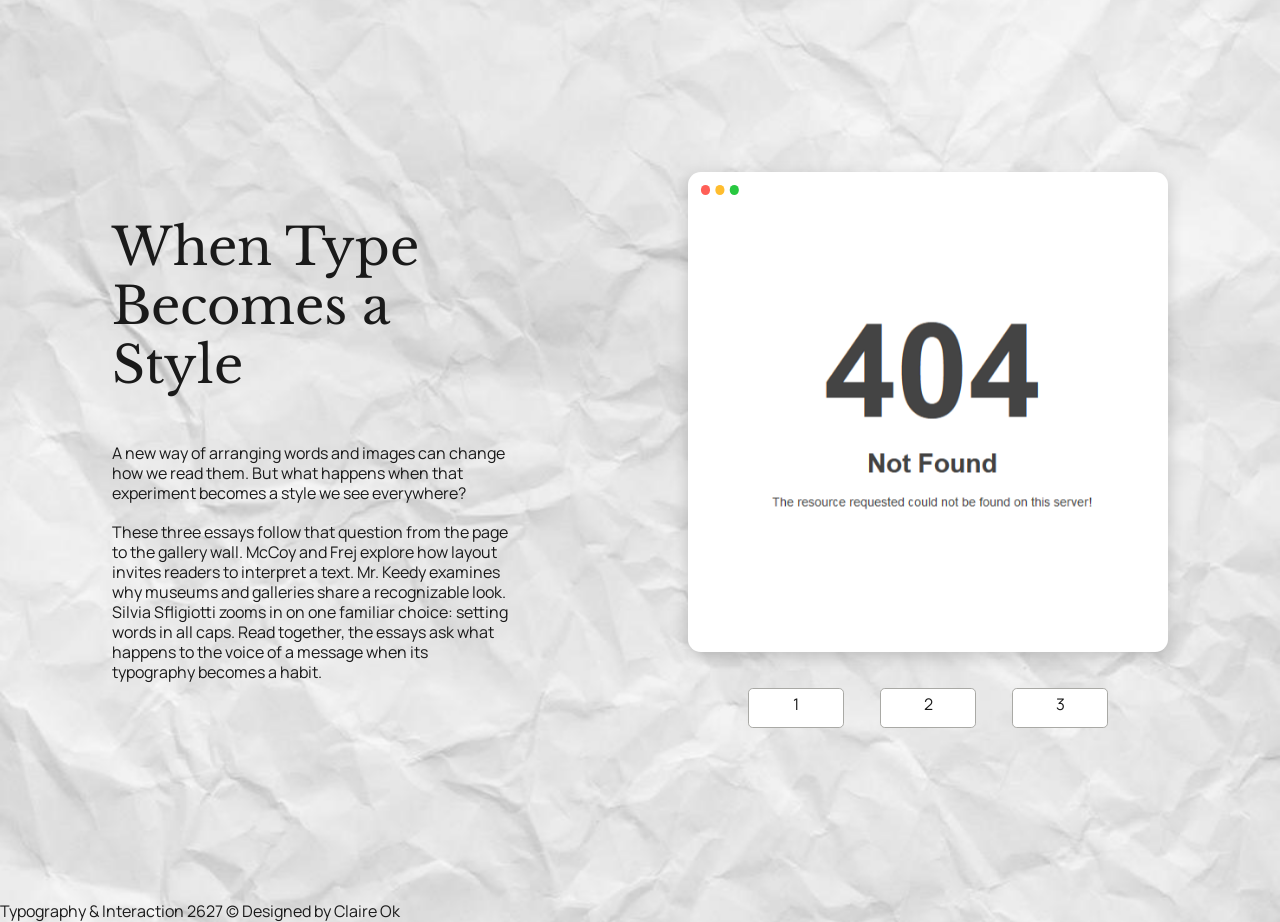
<file: index.html>
<html lang="en">
	<head>
		<meta name="viewport" content="width=device-width, initial-scale=1">
		<title>Binding</title>
		<style>
			@import '../styles/reset.css' layer(reset);
			@import '../styles/common.css' layer(common);
			@import 'style.css' layer(page);
		</style>
		<link rel="preconnect" href="https://fonts.googleapis.com">
		<link rel="preconnect" href="https://fonts.gstatic.com" crossorigin>
		<link href="https://fonts.googleapis.com/css2?family=Libre+Baskerville:ital,wght@0,400..700;1,400..700&family=Manrope:wght@200..800&display=swap" rel="stylesheet">
	</head>
	<body class="background">
	<main>
		<header class="intro">
			<h1>When Type Becomes a Style</h1>

			<p>A new way of arranging words and images can change how we read them. But what happens when that experiment becomes a style we see everywhere?</p>

			<p>These three essays follow that question from the page to the gallery wall. McCoy and Frej explore how layout invites readers to interpret a text. Mr. Keedy examines why museums and galleries share a recognizable look. Silvia Sfligiotti zooms in on one familiar choice: setting words in all caps. Read together, the essays ask what happens to the voice of a message when its typography becomes a habit.</p>
		</header>

		<div class="readings">
			<div class="window">
				<div class="window-dots"></div>

				<img class="cover" src="img/landing-preview.png" alt="404 Not Found">

				<div class="preview preview-1">
					<h2>
						<span class="title-light">This is</span>
						<span>Auto - Tune</span>
						<span><mark>Typography</mark></span>
					</h2>
					<p>Silvia Sfligiotti</p>
				</div>

				<div class="preview preview-2">
					<h2>
						<span>Typography</span>
						<span>as <mark>Discourse</mark></span>
					</h2>
					<p>Katherine McCoy and David Frej</p>
				</div>

				<div class="preview preview-3">
					<h2>
						<span class="title-light">The</span>
						<span>Global <mark>Style</mark></span>
					</h2>
					<p>Mr. Keedy</p>
				</div>
			</div>

			<nav>
				<ol>
					<li>
						<a class="reading-1" href="01-This-is-Autotune-Typography/">
							1<span class="link-title"> — This is Auto-Tune Typography</span>
						</a>
					</li>
					<li>
						<a class="reading-2" href="02-Typography-Discourse/">
							2<span class="link-title"> — Typography as Discourse</span>
						</a>
					</li>
					<li>
						<a class="reading-3" href="03-The-global-style/">
							3<span class="link-title"> — The Global Style</span>
						</a>
					</li>
				</ol>
			</nav>
		</div>
	</main>
		<footer>
				<p>Typography & Interaction 2627 &copy; Designed by Claire Ok</p>
				<!-- <a id="back-to-top" href="#">Top</a> -->
			</footer>
</body>
</file>
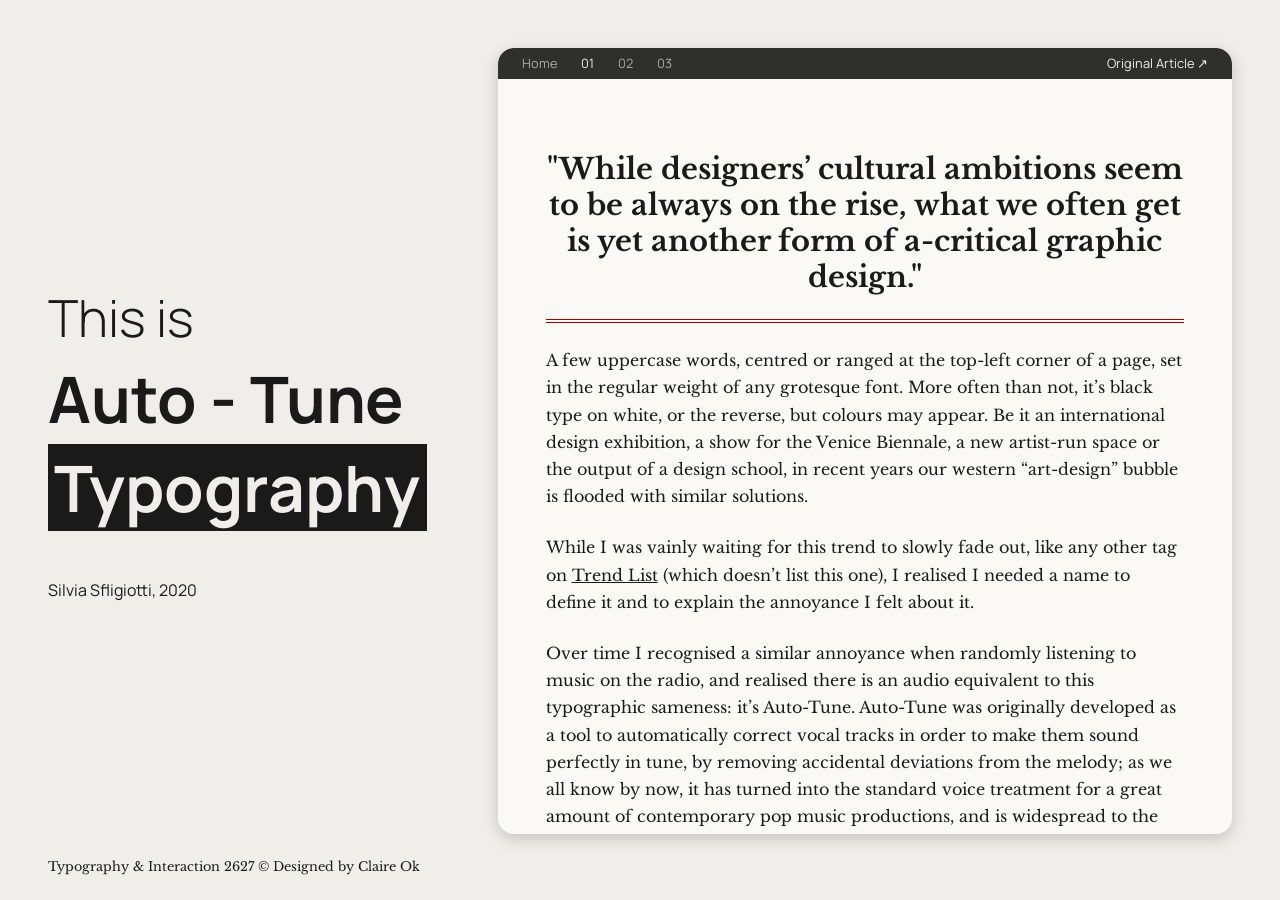
<file: 01-This-is-Autotune-Typography/index.html>
<html lang="en">
	<head>
		<meta name="viewport" content="width=device-width, initial-scale=1">
		<title>This is Auto-Tune Typography</title>
		<!-- <link href="reset.css" rel="stylesheet">
		<link href="style.css" rel="stylesheet"> -->
		<style>
			@import '../styles/reset.css' layer(reset);
			@import '../styles/common.css' layer(common);
			@import 'style.css' layer(page);
		</style>
		<link rel="preconnect" href="https://fonts.googleapis.com">
		<link rel="preconnect" href="https://fonts.gstatic.com" crossorigin>
		<link href="https://fonts.googleapis.com/css2?family=Libre+Baskerville:ital,wght@0,400..700;1,400..700&family=Manrope:wght@200..800&display=swap" rel="stylesheet">
	</head>
	<body class="background">
		<main>
			<article id="article">
				<!-- Title Area -->
				<header>
					<h2>
						<span class="title-light">This is</span>
						<span>Auto - Tune</span>
						<span><mark>Typography</mark></span>
					</h2>

					<details class="author">
						<summary>Silvia Sfligiotti, 2020</summary>
						<p>Works in visual communication as graphic designer, educator, independent researcher and critic. <a href="https://silviasfligiotti.it/">https://silviasfligiotti.it</a></p>
					</details>
				</header>

				<!-- Window -->
				 <section>
					<nav>
						<ol>
							<li><a href="../">Home</a></li>
							<li><a href="../01-This-is-Autotune-Typography/" class="current">01</a></li>
							<li><a href="../02-Typography-Discourse/">02</a></li>
							<li><a href="../03-The-global-style/">03</a></li>
						</ol>
						<a href="https://silviasfligiotti.medium.com/this-is-auto-tune-typography-3953e74cc2ac">Original Article ↗ </a>
					</nav>

						<blockquote class="first-bq">
							<p>"While designers’ cultural ambitions seem to be always on the rise, what we often get is yet another form of a-critical graphic design."</p>
						</blockquote>

					<p>A few uppercase words, centred or ranged at the top-left corner of a page, set in the regular weight of any grotesque font. More often than not, it’s black type on white, or the reverse, but colours may appear. Be it an international design exhibition, a show for the Venice Biennale, a new artist-run space or the output of a design school, in recent years our western “art-design” bubble is flooded with similar solutions.</p>

					<p>While I was vainly waiting for this trend to slowly fade out, like any other tag on <a href="https://trendlist.org/">Trend List</a> (which doesn’t list this one), I realised I needed a name to define it and to explain the annoyance I felt about it.</p>

					<p>Over time I recognised a similar annoyance when randomly listening to music on the radio, and realised there is an audio equivalent to this typographic sameness: it’s Auto-Tune. Auto-Tune was originally developed as a tool to automatically correct vocal tracks in order to make them sound perfectly in tune, by removing accidental deviations from the melody; as we all know by now, it has turned into the standard voice treatment for a great amount of contemporary pop music productions, and is widespread to the point of being almost impossible to avoid.</p>

					<p>Likewise, this default, Caps-Lock typographic treatment is largely present in our visual landscape. It can be applied to almost anything, and makes this anything instantly look OK, fit for our times (at least from a designer’s perspective). This is <strong>AUTO-TUNE TYPOGRAPHY</strong>.</p>

					<blockquote class="bq">
						<p>“Modernism is no longer a style, it’s an ideology, and that ideology is conservatism.”</p>
						<cite>
							- Keedy, M. (1995). <a href="https://www.emigre.com/assets/file/pdfMagazine/Emigre34Zombie.pdf">Zombie Modernism: It lives!</a> Emigre, (34)
						</cite>
					</blockquote>

					<p>What I’m observing in recent years is not a new personification of that conservative take on modernism: this one is apparently devoid of any ideology, and goes even further in renouncing to visually and typographically articulate a thought.</p>

					<p class="lead-sentence">
						To <dfn><strong>articulate</strong></dfn> refers to the ability to express a thought while preserving its nuances and complexity.</p>

					<p>The verb is also etymologically connected to our articulations, the joints in our body which allow us to move with elasticity and to adapt our range of action to the needs of each situation. If this sensation relates to your experience, imagine then your knees and elbows are blocked: the range of your movements is reduced, the ease of action disappears, your possibility to react is limited. This all-caps, no-contrast typography has a similar limiting effect on communication: it moves inflexibly in the world, it evens its contents out and ends up only communicating itself. But what does it exactly stand for?</p>

					<p>Auto-Tune Typography could be considered as one of the many manifestations of <a href=https://khole.net/issues/youth-mode/>“normcore”</a> or “post-authentic” graphic design, two labels currently used to identify reactions to previous visual trends seeking an idyllic “authenticity”; both labels relate to the concept of <a href=https://linedandunlined.com/archive/default-systems-in-graphic-design/>“default systems design”</a>, which has been discussed for almost twenty years now.</p>

					<p>The abundance of quotation marks shows my distance from this debate. In this struggle to establish who’s more <em>“authentic”</em> or <em>“sincere”</em>, I prefer taking another perspective: one that acknowledges the existence of conventions, cultural norms, standards, templates, styles, tested solutions, and the fact that designers can rely on them in their work, but doesn’t give up the idea that a project requires the time to be considered before being quickly boxed into an existing shape. <mark>When using and re-using graphic formulae, we could at least try to be aware of their origin and meaning (if any), and of the reasons why we’re using them.</mark></p>

					<p>While collecting examples to illustrate this article, I noticed two attitudes towards this <em>typography</em>: to some designers it’s the default setting, while others consider it as one of many available options, which can be chosen when trying to position a project within a given niche or subculture.</p>

					<p>In fact, quite paradoxically, this typographic monoculture seems to thrive in European independent art publishing and events, and in schools with cultural ambitions; the paradox lies in seeing its extreme conformism and disregard to visual diversity used to support and promote alternative content, often self produced and loaded with critical expectations which are instantly denied by its flattened-out visual presentation.</p>

					<p>If <em>Auto-Tune’s</em> effectiveness lies in removing errors or in minimizing a singer’s peculiar vocal timbre, Auto-Tune Typography works because it transforms words into undifferentiated blocks that can be placed on a page without worrying too much: text becomes an unproblematic material. Auto-Tune Typography turns visual design into an automatic, a-critical activity, and gives up what I believe is still essential to this practice: <em>taking responsibility for what things look like</em>.</p>
				</section>
			</article>
		</main>
			<footer>
				<p>Typography & Interaction 2627 &copy; Designed by Claire Ok</p>
				<!-- <a id="back-to-top" href="#">Top</a> -->
			</footer>
	</body>
</html>
</file>
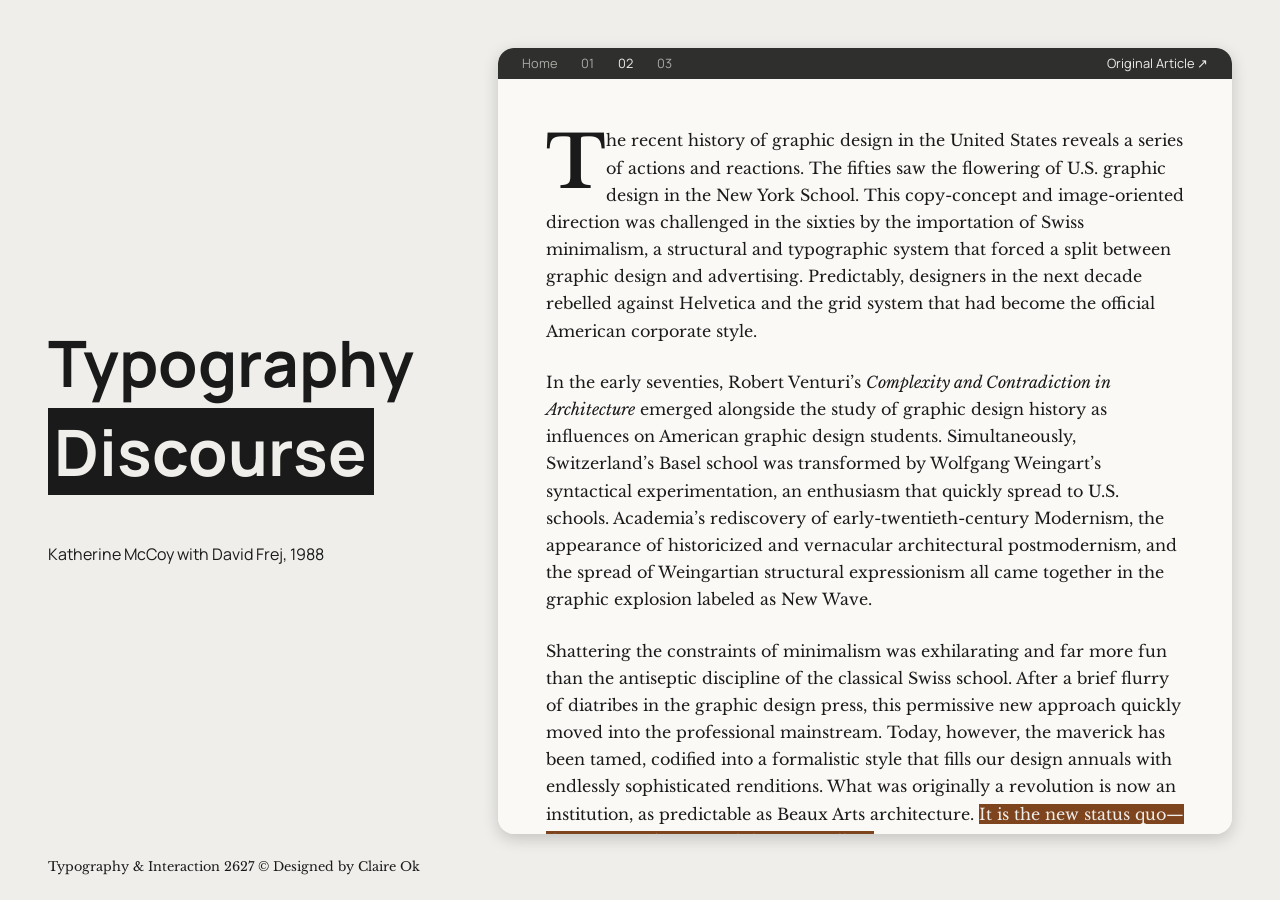
<file: 02-Typography-Discourse/index.html>
<html lang="en">
	<head>
		<meta name="viewport" content="width=device-width, initial-scale=1">
		<title>Typography Discourse</title>
		<!-- <link href="reset.css" rel="stylesheet">
		<link href="style.css" rel="stylesheet"> -->
		<style>
			@import '../styles/reset.css' layer(reset);
			@import '../styles/common.css' layer(common);
			@import 'style.css' layer(page);
		</style>
		<link rel="preconnect" href="https://fonts.googleapis.com">
		<link rel="preconnect" href="https://fonts.gstatic.com" crossorigin>
		<link href="https://fonts.googleapis.com/css2?family=Libre+Baskerville:ital,wght@0,400..700;1,400..700&family=Manrope:wght@200..800&display=swap" rel="stylesheet">
	</head>
	<body>
		<main>
			<article id="article">
				<!-- Title Area -->
				<header>
					<h2>
						<!-- <span class="title-light">This is</span> -->
						<span>Typography</span>
						<span><mark>Discourse</mark></span>
					</h2>

					<details class="author">
						<summary>Katherine McCoy with David Frej, 1988</summary>
						<p>Katherine McCoy galvanized the design community during the late 1970s and 1980s. Under her leadership, experimental work undertaken at cranbrook academy of art in michigan transformed graphic design into provocation. Balking against the modern constraints of Swiss typogrphic systems, her students ushered in a period of complexity, ambiguity, and subjectivity. Moving beyond the more formal radical experimentation of Wolfgang Weingart, McCoy explored "new relationships between text and image." The resulting multilayered, personal work consciously provoked interpretation from the audience. Modernism's emphasis on form gave way to a highly individuated study of expression. Typography became discourse to be evaluated and discussed within the dense cultural context of philosophy, linguistics, and cultural theory. Angry modernists protested the work as "ugly" and  "impractical," kicking off the "Legibility Wars" of the 1990s. This uproar drives home the importance of Cranbrook. The work at this small rustbelt school forced the modern tenets underlying out profession to the surface. There they could be critically exxamined and addressed through fresh postmodern eyes.</p>
					</details>
				</header>

				<!-- Window -->
				 <section>
					<nav>
						<ol>
							<li><a href="../">Home</a></li>
							<li><a href="../01-This-is-Autotune-Typography/">01</a></li>
							<li><a href="../02-Typography-Discourse/" class="current">02</a></li>
							<li><a href="../03-The-global-style/">03</a></li>
						</ol>
						<a href="https://readings.design/PDF/McCoy,%20Katherine%20%E2%80%94%20Typography%20as%20Discourse%20(1988).pdf">Original Article ↗ </a>
					</nav>

					<p class="drop-cap">The recent history of graphic design in the United States reveals a series of actions and reactions. The fifties saw the flowering of U.S. graphic design in the New York School. This copy-concept and image-oriented direction was challenged in the sixties by the importation of Swiss minimalism, a structural and typographic system that forced a split between graphic design and advertising. Predictably, designers in the next decade rebelled against Helvetica and the grid system that had become the official American corporate style.</p>

					<p>In the early seventies, Robert Venturi’s <em>Complexity and Contradiction in Architecture</em> emerged alongside the study of graphic design history as influences on American graphic design students. Simultaneously, Switzerland’s Basel school was transformed by Wolfgang Weingart’s syntactical experimentation, an enthusiasm that quickly spread to U.S. schools. Academia’s rediscovery of early-twentieth-century Modernism, the appearance of historicized and vernacular architectural postmodernism, and the spread of Weingartian structural expressionism all came together in the graphic explosion labeled as New Wave.</p>

					<p>Shattering the constraints of minimalism was exhilarating and far more fun than the antiseptic discipline of the classical Swiss school. After a brief flurry of diatribes in the graphic design press, this permissive new approach quickly moved into the professional mainstream. Today, however, the maverick has been tamed, codified into a formalistic style that fills our design annuals with endlessly sophisticated renditions. What was originally a revolution is now an institution, as predictable as Beaux Arts architecture. <mark>It is the new status quo—the New Academy, as Phil Meggs calls it.</mark></p>

					<p>Determining whether New Wave is postmodernism or just late Modernism is important in understanding new work today. New Wave extends the classical Swiss interest in structure to dissections and recombinations of graphic design’s grammar. Layered images and textures continue the collage aesthetic begun by Cubism, Constructivism, and Dada. But the addition of vernacular imagery and colors reflects postmodern architecture’s discovery of popular culture, and the reintroduction of the classic serif typefaces draws on pre-twentieth-century history. Taken as a whole, however, New Wave’s complex arrangements are largely syntactical, abstracting type and images into baroquely Modern compositions.</p>

					<p>The New Academy’s knowing, often slick iterations have left some graphic designers dissatisfied. As a result, long-neglected design elements, such as semantic expression in form, text, and imagery, are beginning to resurface. Much of this recent work steps outside the lineage of Bauhaus/Basel/New Wave, and, not surprisingly, some of its practitioners come from fine art, photographic, or literary backgrounds rather than graphic design training</p>

					<p>When one looks for experimental typography today, what one finds is not so much new typography as new relationships between text and image. In fact, the typography so celebrated over the past ten years of structuralist dissection is disappearing. The look and structure of the letter is underplayed, and verbal signification, interacting with imagery and symbols, is instead relied upon. The best new work is often aformal and sometimes decidedly anti-formal, despite the presence of some New Wave elements. Reacting to the technical perfection of mainstream graphic design, refinement and mastery are frequently rejected in favor of the directness of unmannered, hand-drawn, or vernacular forms—after all, technical expertise is hardly a revelation anymore. <mark>These designers value expression over style.</mark></p>

					<blockquote class="bq">
						<p class="kicker">The key question</p>
						<p>If design is about life, why shouldn't it have all the <em>complexity, variety, contradiction, and sublimity</em> of life?</p>
					</blockquote>

					<p>Here on the edges of graphic design, the presence of the designer is sometimes so oblique that certain pieces would seem to spring directly from our popular culture. Reflecting current linguistic theory, the notion of “authorship” as a personal, formal vocabulary is less important than the dialogue between the graphic object and its audience; no longer are there one-way statements from designers. The layering of content, as opposed to New Wave’s formal layering of collage elements, is the key to this exchange. Objective communication is enhanced by deferred meanings, hidden stories, and alternative interpretations.</p>

					<p>Sources for much current experimentation can be traced to recent fine art and photography, and to literary and art criticism. Influenced by French poststructuralism, critics and artists deconstruct verbal language as a filter or bias that inescapably manipulates the reader’s response. When this approach is applied to art and photography, form is treated as a visual language to be read as well as seen. Both the texts and the images are to be read in detail, their meanings decoded. Clearly, this intellectualized communication asks a lot of its audience; this is harder work than the formal pleasures of New Wave.</p>

					<p>Much new typography is very quiet. Some of the most interesting, in fact, is impossible to show here because of its radically modest scale or its subtle development through a sequence of pages. Some is bold in scale but so matter-of-fact that it makes little in the way of a visual statement. (One designer calls these strictly linguistic intentions “nonallusive” typography.) Typefaces now range from the classics to banal, often industrial sans serifs. Copy is often treated as just that—undifferentiated blocks of words—without the mannered manipulations of New Wave, where sentences and words are playfully exploded to express their parts. Text is no longer the syntactic playground of Weingart’s descendants.</p>

					<p>These cryptic, poker-faced juxtapositions of text and image do not always strive for elegance or refinement, although they may achieve it inadvertently. The focus now is on expression through semantic content, utilizing the intellectual software of visual language as well as the structural hardware and graphic grammar of Modernism. It is an interactive process that—as art always anticipates social evolution—heralds our emerging information economy, in which meanings are as important as materials.</p>
				</section>
			</article>
		</main>
			<footer>
				<p>Typography & Interaction 2627 &copy; Designed by Claire Ok</p>
				<!-- <a id="back-to-top" href="#">Top</a> -->
			</footer>
	</body>
</html>
</file>
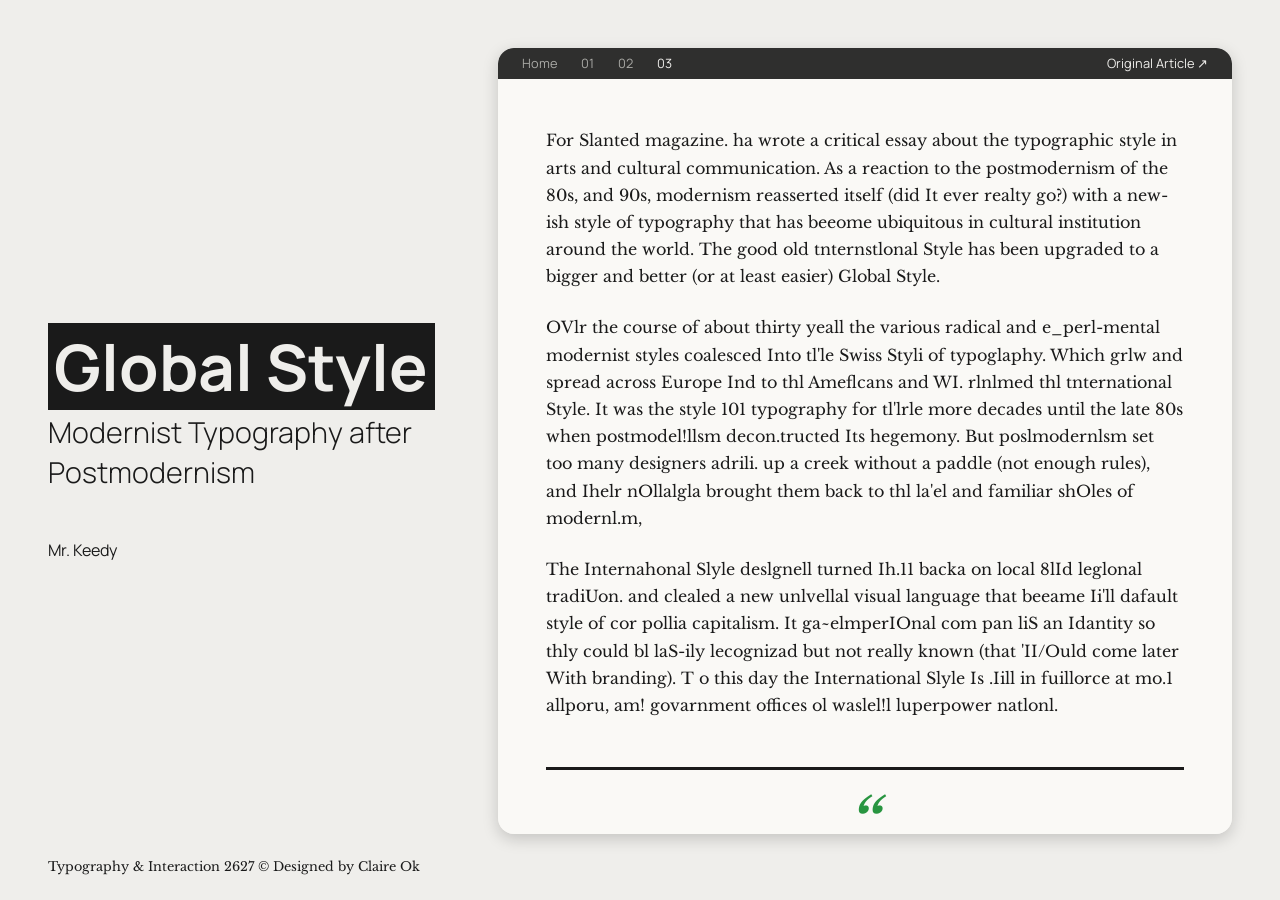
<file: 03-The-global-style/index.html>
<html lang="en">
	<head>
		<meta name="viewport" content="width=device-width, initial-scale=1">
		<title>The global style</title>
		<!-- <link href="reset.css" rel="stylesheet">
		<link href="style.css" rel="stylesheet"> -->
		<style>
			@import '../styles/reset.css' layer(reset);
			@import '../styles/common.css' layer(common);
			@import 'style.css' layer(page);
		</style>
		<link rel="preconnect" href="https://fonts.googleapis.com">
		<link rel="preconnect" href="https://fonts.gstatic.com" crossorigin>
		<link href="https://fonts.googleapis.com/css2?family=Libre+Baskerville:ital,wght@0,400..700;1,400..700&family=Manrope:wght@200..800&display=swap" rel="stylesheet">
	</head>
	<body>
		<main>
			<article id="article">
				<!-- Title Area -->
				<header>
					<h2>
						<span><mark>Global Style</mark></span>
						<span class="title-light">Modernist Typography after Postmodernism</span>
					</h2>

					<details class="author">
						<summary>Mr. Keedy</summary>
						<p>Mr. Keedy is an educator, designer, type designer and writer, who has been teaching in the Graphic Design Program at the California Institute of the Art, since 1985. His design work has received recognition for both institutional and commercial clients in branding, packaging and publication design. His design work and essays have been published in numerous publications.</p>
					</details>
				</header>

				<!-- Window -->
				 <section>
					<nav>
						<ol>
							<li><a href="../">Home</a></li>
							<li><a href="../01-This-is-Autotune-Typography/">01</a></li>
							<li><a href="../02-Typography-Discourse/">02</a></li>
							<li><a href="../03-The-global-style/" class="current">03</a></li>
						</ol>
						<a href="https://readings.design/PDF/the-global-style.pdf">Original Article ↗ </a>
					</nav>

					<p>For Slanted magazine. ha wrote a critical essay about the typographic style in arts and cultural communication. As a reaction to the postmodernism of the 80s, and 90s, modernism reasserted itself (did It ever realty go?) with a new-ish style of typography that has beeome ubiquitous in cultural institution around the world. The good old tnternstlonal Style has been upgraded to a bigger and better (or at least easier) Global Style.</p>

					<p>OVlr the course of about thirty yeall the various radical and e_perl-mental modernist styles coalesced Into tl'le Swiss Styli of typoglaphy. Which grlw and spread across Europe Ind to thl Ameflcans and WI. rlnlmed thl tnternational Style. It was the style 101 typography for tl'lrle more decades until the late 80s when postmodel!llsm decon.tructed Its hegemony. But poslmodernlsm set too many designers adrili. up a creek without a paddle (not enough rules), and
					Ihelr nOllalgla brought them back to thl la'el and familiar shOles of modernl.m,</p>

					<p>The Internahonal Slyle deslgnell turned Ih.11 backa on local 8lId leglonal tradiUon. and clealed a new unlvellal visual language that beeame Ii'll dafault style of cor pollia capitalism. It ga~elmperIOnal com pan liS an Idantity so thly could bl laS-ily lecognizad but not really known (that 'II/Ould come later With branding). T o this day the International Slyle Is .Iill in fuillorce at mo.1 allporu, am! govarnment offices ol waslel!l luperpower natlonl.</p>

					<blockquote class="bq">
						<p>History does not repeat ilself but It rhymes</p>
					</blockquote>

					<p>What tl'l.lnternatlonal Style was to commarclal corporations, the Global Slyle IS to cultulallnstllutlon$. 1111 Ihe "ewlypographlc style of Inslilutional arl and cultural production. Vou can aea II at your local museums and art gallerlel, or at just about any arts Institution of Iny kind, Inywhere In Ihe world. Th8llkl to the intarnat It II mOle Wide aplaad than the International Style ever was, and It IS becoming a universal Visual language on a global.cale.</p>

					<p>For most graphic designers Modarnl.m" nol an unllnlshad project, 11'. an unending 01'18. Wllera postmooern typograpl'ly was a fragmented. dl-centered, seU-regulating (lome might say self-defeating) system, for maklflg meaning. Tl'le Giol)a.j Style. IIkl Il'Ie Internalional Style before It, Is a prescrjptl~, languige 01 spaClflC formal compo.itlonal rUles tl'lat when followed wlll successfully convey a message whila expressing a specltic mood or emoUonal r .. ponse. These ful .. thai elicit Ihe desired emotional response are what constitutes the style,</p>


					<p>Tl'le emotional response thai one l'Ias to tl'le old International Style II thst Ills contemporary, sophlstlcalad, cool, calm, and rlgorollsly logicaL And tl'lalla exacUy 1'I0w iI's IUPPOSec!to 'eel. Designers wore lab coats at Unimark, to show tl'lat tl'ley were not artists, they were calculatll'lg prolesslonals. Bul now ,Iter l'Ialf a century the InlarnaUonal Style Is prelly familiar, Il'Ilolt .ome of Its snoolmess by being aD pervasive In the corporale and commercIal world. Heivellca lIarred In a blo-plc and you can gel PMS colol clllPa 01'1'Coffee mug or t·,hlrt. Today the International Styli Is more lIke I uncle (I,om lorna .~OllC European melfopolls). He', c\,sUngu,she and cool. but he', Oltt!</p>

					<p class="lead-sentence">
						By conlr.llthe Global Style looks new, but sl,lI 'amllla'</p>

					<p>In fact,I I.dlales newness and vtlry httle else. Uk. ttl, International 51 belore It, the Globa' Style is easy to assimilate and Is Obedient to the point 0' near transparency, On an emotional level It sub"m;' Quolldian boredom Into a contemporary expression 01 cool. Ifon ennuI. IIII as II the lab-coal wearing designer Isclentlst of Ur"m. hIS been replaced by an App.</p>

					<p>Moat 01 ttle lor mal and aesthetic aUnbule. of ttle new Global; are I,lted dlre<:tly Irom Ihe Intemational Style, While space baci groundll, sans selillypelaces, mln,mallst asymmelflcally balar>(compo'itloni With lim'ted color palate. No e~lIlneou. de<:orat,an ornament or com pie. patterns. A love of &lmple geometflc '1'Ie~The one notable e~ceptlOn Is the grid</p>

					<p>11"1 not that the grid Is no longer there It'l that the grid II nc,.."",,,.,ble or .... en dete<:table, Ills embedded In the 0', a"d 1'1 and I and y coordlnatlS 01 digital space. Jusl like Ihe movie Tron the ",....enVIronment Is bu,lt on a gild (It Just doesn't glow like neon). So "-'I understandable why deSigners would slop lUlling With glids,I il the ground beneath us, the water we swim In and the air we. ~ .. ~,n our virtual/digital world.</p>

					<p>But back In the old days. the Inlemallonal Style designers g~~ ..then blue lead pencils to a razor-sharp pomt that they used to ~a bHpoke grid structure Into the picture plane. Thll was the sc.t-
					lold,ng or Iramlng on which the typography would hlng, The grld Ihe starting polntlhat determined more Ihan anythmg what the relal,onshlp betw .. n tile typography and the Ipace It eXisted In~=
					De. SO tile designer took great care to make IUfl that the gnd ,,,.,.dev,sed would accommodate the space they well cllat,ng to the concept they wanted to communicate.</p>

					<p>Grids w"e lomethmg you reamed about In SChOO! Competent 01 a grid II one of the things that showed you were a pro. CIlIt' .... tranlgresalon or "breakmg" 01 the grid. showed that you wanted 10 be more than lull good. The analog world of the International was grounded In the laws 01 physics, Paper was cut and Icored t a Quantillable and very determinate size, Type came In It hmiltd 01 lead or photo-film Itrlps. Within Ihese Ilmle restrictions the delligner asymmetrically composed carelully scaled ted Into a, tectonic compositions that conveyed a concept thlt embod'ed the message. Trlnsform'ng the simple 20 space olth. pnnt.a O'~o_,</p>

					<p>By cOl1"lstthi Gtobal Style's typographic comOOSltlon does not I~:;:::i': :";:~I::.:r. to Ihe rectangle or object In whiCh It exl.tl, nOI to real wOlld. II may be on a pollel Of book or webslle, Ills not In Integral part of an Object occupying a specIfic space "ze It could be a large poster that someone I. holding in their-,ud,o or JUII a thumbnail JPEG of someone holding a posler. It makes dlfferenCI to the design. Because Ihe design Is not size. slle, media specIfic. When you gazl upon a Global Style composition rou don'llmagine what Is happening outside of the picture plane, bt<:ause you know the answer Is nothing. Thelypography doesn't dellneale Iplce. II Just fills it.</p>

					<p>Space In the Global Style Is lIatlo Ihe polnt of non-Ilustence. Although there Is Ilmosl alwayl some layering of a tedious geometric shape on lOp Of an Insipid block 01 ted. the e/lectlt slill one of slmultanelly and lIatness as the overlap Is usually Irlnspa/enl. The plctule ane Is not composed. Ills justiempolilily occupied. The hieullchy01' lormsls deSIgned so Ihat everything WIthin the compOslllon Is I more or tIn equal unlmporlance. Some words go Ihls wav some go Ihat way. here 1111, easv to read. easy 10 look al. everylhlng m place Ing the page up nicely. Since the paglls 10 evenly IlIled we read it stantly as "complete" or "dOne: It requires very hllie ollhe audience 1\ terms of Interprelallon or participation (who has the time). Like a chlld'l dllwlng. thlte is II charming dumbnnsto It. 1\ feedS on our nostalgIa for a long lost simplicity and purIty that never existed tt lunclions like cultura'"walipaper"lIllelSy to 'goore.</p>

					<p>The International Style used typographic Inckery 10 anImate the It plcturelrame WIth the Illusion 01 depth and space. Borrowmg Irom musIc and video. the Global Style use. the 41h dlmenslOl1 of tIme. Of IIlher a reference to time. to anImate the 20 IPace. It accomplishes tJllS by looking likllt was a single llime takln out alan animated ..aquenci. Ooe can easily imaginl many dllleranlltlfailons belora and
					liter the one we 1111 currently see mg. The overlap 01 dIsparate Imagery lOOk, like ".craen burn" 01 "ghost Images" Ihal would make more Slnsesllln Individually and seQuentl&Uy. In thiS way the Global Slyle I~tendl beyond lIulllorward and backward In tlml but not in space. illS very emblematic of our transient culture. It'l I move Ihat hits the zeitgeist right on the head. Making It more relevant than the old Internatlonat Styla with lis analog abslractlon 0120 space.</p>

					<p>What the Global Style took from Postmodernlsm Is Ilaste lor the vernacul'lI. the quotidian. the punk Insplled Inti-aesthetIc and an Intlrest In language. That is whereille -ugly"lont and color choices come from al well as Ihe squashed type and tllilrames around tile oulSlde andlne Irames wilnin Irames, tne oVlrt use 01 language ana diagram maliC lymbQls. Ine slash, Ihe undlrllne, Ilc. Centlr IIlIS typography WI. used as a hlSlorlcal relarent In po.tmodlrn typography, but In Ihe Global styli it il aimply an easy (auto) dllau SItting, randomly dlplOYld.</p>

					<p>It also appropriated the aura 01 thlOry, or alleaslll Insinuales IheorlllCal motivations, evln tnough Ihere 1110 deta hllil tangible Ividenca of Iny Iheory. ThaI so many deSigner. would utlhze a single plIScrlbed .Iyle elmost exclusively In service 10 cultural pracllcn and yet be so uncritical or sall·rallectlng of tnat style Is curious Indeed.</p>

					<p>De.lgn~H' 01 tne poSlmodern era were accused of aastnetlc sel'·Indulgence with II( Ihll computer atunls, hl.torlCII Quotation, formal contortions .ndllme consuming complllxity. No anI can IICCUsethll deSlgnlirl of tnl Global Slyle of alilthelic .. "·Indulgence lince pretty much enyonl can design likl that. and do II Quickly. ObYlOU thllf self·lndulgencell not an aeSlhetlc one, CulalOCla' one. Forge aboul print, dlgltll. mOllon. environmental. or inleracllVtl media. becauSllt"1 loclal media that has Ihe blgglst Impact on design "'.</p>

					<p>Doel It rlally tlke a sludio 01 three or lour designell to design a RJaograph art catalog 01 sUk-screened pOllel conalstlng 01 an ALL CAPS HEADLINE (with underline) and coarse hall·tonl pnotos 101 a frlend"s "arl" .now? Should design studios rllily put the aflorllinto "proJlcts" of tnelr own devising that are 01 no uae or Interlsl to anyone but Ihemsllves and allw undlllmployedlnei1ds Feeding YOUI blog. Instagram, Tumblr, and Twitter account Is self·
					promotion. but Is II design? Tne lact tnat you are buSy dOing des doesn't mean you are a dlslgner, anymore than Ihelact that youare busy cooking makes you a cnel.</p>

					<p class="lead-sentence">Design II for somebody bllsldes youl</p>

					<p>I say thl' as sOITIfIone who argued back In tile day, fOf dlllgf10lltl to be recognized as making culturally slgnilicant COnllibulions anCI nOI juS! be .een al problem solving commercial 1001 •. Today It , for gran tid that graphic designers haVI a cullufallole 10 play. WII won that battll. we havi our aulonomy. But Is Ihl. how WI want" ,_il? Replicating art world praclices, and recycUng old .tyles 101 ea othenls bllng an Institutional se""anl somehow betler than be a commarclal one? Belter for whO?</p>

					<p>Tha Global StylI!, Uke the International Styla belore It, will be us lor 80ml time 10 come. It Is tha new nOlmal, Of basI! !Iom wh c a multrtudl of styllsllc lIerallons, and reaciions Wlilivolvi.
					and culture gltl thl style It deserves. What did WI do 10 d.,;.;';,~"</p>

					<p class="lead-sentence">Or maybe it's something we didn't do?</p>

				</section>
			</article>
		</main>
			<footer>
				<p>Typography & Interaction 2627 &copy; Designed by Claire Ok</p>
				<!-- <a id="back-to-top" href="#">Top</a> -->
			</footer>
	</body>
</html>
</file>
<file: 01-This-is-Autotune-Typography/style.css>
:root {
	/* COLOR */
	--paper: #efeeeb;
	--window: #faf9f6;
	--black: #1a1a1a;
	--charcoal:#2f2f2e;
	--gray: #777777;
	--gray-dark: #62625e;
	--gray-light: #a9a9a5;
	--point: #a70000;

	/* FONT */
	--font-sans: Libre Baskerville, san-serif;
	--font-serif: Manrope, serif;

	/* FONT SIZE */
	--text-nav: 0.8rem;
	--text-small: 1rem;
	--text-med: 1.2rem;
	--text-large: 1.8rem;
	--text-title: clamp(3rem, 12vw, 4rem);
	--text-subtitle: clamp(2rem, 4vw, 3.5rem);

	/* FONT WEIGHT */
	--weight-light: 300;
	--weight-regular: 400;
	--weight-bold: 700;

	/* SPACE */
	--space-xs: 0.3rem;
	--space-s: 0.8rem;
	--space-m: 1.5rem;
	--space-l: 3rem;
	--space-xl: 6rem;
	--window-pad: clamp(var(--space-m), 7vw, var(var(--space-xl)));

	/* BORDER */
	--line: 0.07rem;
}

body {
	& .background {
		background-image: url("img/paper-texture.jpg");
		background-size: cover;
		background-position: center;
		background-repeat: no-repeat;
	}

	margin: 0;
	background-color: var(--paper);
	color: var(--black);

	font-family: var(--font-sans);
	font-size: var(--text-small);
	line-height: 1.4;

	/* LINK */
	& a {
		color: inherit;
		text-decoration: underline;

		&:hover {
			background-color: var(--black);
			color: var(--paper);
		}
	}

	/* NAVIGATION : the bar on the top of the window */
	& nav {
		position: sticky;
		inset-block-start: 0;

		display: flex;
		justify-content: space-between;
		align-items: center;
		gap: var(--space-m);

		margin-inline: calc(var(--space-m)*-1);
		margin-block-end: var(--space-m);
		padding-block: var(--space-xs);
		padding-inline: var(--space-m);
		background-color: var(--charcoal);
		color: var(--paper);

		border-start-start-radius: calc(1rem - var(--line));
		border-start-end-radius: calc(1rem - var(--line));
		border-end-start-radius: 0;
		border-end-end-radius: 0;

		font-size: var(--text-nav);
		font-family: var(--font-serif);
		text-align: start;

		& ol {
			display: flex;
			flex-wrap: wrap;
			gap: var(--space-m);

			margin: 0;
			padding: 0;
			list-style: none;

			& a {
				color: var(--gray-light);
			}

			& a.current {
				color: var(--paper);
			}
		}

		& a {
			text-decoration: none;

			&:hover {
				background-color: transparent;
				text-decoration: underline;
			}
		}

		@media (width > 768px) {
			margin-inline: calc(var(--space-l)*-1);
			margin-block-end: var(--space-l);
		}
	}

	/* MAIN */
	& main {
		padding-inline: var(--space-s);

		& > article {
			/* TITLE AREA */
			& > header {
				display: flex;
				flex-direction: column;

				min-block-size: calc(var(--space-xl) * 5);
				padding-block-start: var(--space-xl);
				padding-block-end: var(--space-l);
				padding-inline: var(--space-s);

				& h2 {
					margin: 0;
					font-family: var(--font-serif);
					font-size: var(--text-title);
					font-weight: var(--weight-bold);

					& span {
						display: block;
					}

					& .title-light {
						font-size: var(--text-subtitle);
						font-weight: var(--weight-light);
					}

					& mark {
						padding-inline: calc(var(--space-s)/2);
						background-color: var(--black);
						color: var(--paper);
					}

					@media (width > 768px) {
						font-size: var(--text-title);
					}
				}

				& .author {
					margin-block-start: auto;
					padding-block-start: var(--space-l);
					max-inline-size: calc(var(--text-title)*6);

					font-family: var(--font-serif);
					font-size: var(--text-small);
					line-height: 1.2;

					& summary {
						display: flex;
						align-items: center;
						gap: var(--space-s);
					}

					& p {
						margin: 0;
						margin-block-start: var(--space-s);

						color: var(--gray-dark);
						font-size: var(--text-nav);
						line-height: 1.5;
						text-align: start;
					}

					@media (width > 768px) {
					margin-block-start: 0;
					max-inline-size: calc(var(--text-title)*6);
					}
				}

				@media (width > 768px) {
					flex: 2;
					min-inline-size: 0;
					min-block-size: 0;

					justify-content: center;

					padding-block: var(--space-l);
					padding-inline: 0;
				}
			}

			/* CONTENT */
			& > section {
				block-size: auto;
				overflow: visible;

				padding-block-start: 0;
				padding-block-end: var(--space-m);
				padding-inline: var(--space-m);
				/* border: var(--line) solid var(--charcoal); */
				box-shadow: 0 var(--space-xs) var(--text-small) rgb(0 0 0 / 0.18);
				border-radius: 1rem;
				background-color: var(--window);
				overflow-wrap: anywhere;

				line-height: 1.7;

				& p {
					margin: 0;
					margin-block-end: var(--space-m);
				}

				& mark {
					color: var(--paper);
					background-color: var(--point);
				}

				/* FIRST QUOTE */
				& > .first-bq {
					/* margin: 0; */
					margin-block-end: var(--space-m);
					padding-block: var(--space-m);
					border-block-end: calc(var(--line)*4) double var(--point);

					font-family: var(--font-sans);
					font-size: var(--text-med);
					font-weight: var(--weight-bold);
					line-height: 1.25;

					& p {
						margin: 0;
					}

					@media (width > 768px) {
						font-size: var(--text-large);
						text-align: center;
					}
				}

				/* LEAD SENTENCE */
				& .lead-sentence {
					color: var(--point);
					font-size: var(--text-med);
					line-height: 1.4;
				}

				/* BLOCKQUOTE */
				& > .bq {
					margin-block: var(--space-l);

					padding-block: var(--space-m);
					border-block-end: var(--line) solid var(--black);
					border-block-start: calc(var(--line) * 3) solid var(--black);
					color: var(--point);

					font-size: var(--text-large);
					font-style: italic;
					line-height: 1.3;
					text-align: center;

					&::before {
						display: block;
						color: var(--point);
						font-size: calc(var(--text-large)*2.5);
						font-size: normal;
						line-height: 0.6;
						padding-block-start: var(--space-s);
					}

					& p {
						margin-block-end: 0;
					}

					& cite {
						display: block;
						margin-block-start: var(--space-s);
						color: var(--gray-dark);
						font-size: var(--text-nav);
						font-style: normal;
					}
				}

				@media (width > 768px) {
					flex: 3;
					min-inline-size: 0;
					min-block-size: 0;

					overflow-y: auto;

					/* padding-inline: var(--window-pad); */
					padding-inline: var(--space-l);
				}
			}

			@media (width > 768px) {
				flex: 1;
				min-inline-size: 0;
				min-block-size: 0;

				display: flex;
				gap: var(--space-m);
			}
		}

		@media (width > 768px) {
			flex: 1;
			min-block-size: 0;

			display: flex;
			padding-block-start: var(--space-l);
			padding-inline: var(--space-l);
		}
	}

	/* FOOTER */
	& footer {
		display: flex;
		justify-content: space-between;
		align-items: center;
		gap: var(--space-s);

		padding-block: var(--space-m);
		padding-inline: var(--space-m);
		font-size: var(--text-nav);

		& p {
			margin: 0;
		}

		@media (width > 768px) {
			flex-shrink: 0;
			padding-inline: var(--space-l);
		}
	}

	@media (width > 768px) {
		display: flex;
		flex-direction: column;

		block-size: 100dvh;
		overflow: hidden;
	}
}
</file>
<file: 02-Typography-Discourse/style.css>
:root {
	/* COLOR */
	--paper: #efeeeb;
	--window: #faf9f6;
	--black: #1a1a1a;
	--charcoal:#2f2f2e;
	--gray: #777777;
	--gray-dark: #62625e;
	--gray-light: #a9a9a5;
	--point: #7e441d;

	/* FONT */
	--font-sans: Libre Baskerville, san-serif;
	--font-serif: Manrope, serif;

	/* FONT SIZE */
	--text-nav: 0.8rem;
	--text-small: 1rem;
	--text-med: 1.2rem;
	--text-large: 1.8rem;
	--text-title: clamp(3rem, 12vw, 4rem);
	--text-subtitle: clamp(2rem, 4vw, 3.5rem);

	/* FONT WEIGHT */
	--weight-light: 300;
	--weight-regular: 400;
	--weight-bold: 700;

	/* SPACE */
	--space-xs: 0.3rem;
	--space-s: 0.8rem;
	--space-m: 1.5rem;
	--space-l: 3rem;
	--space-xl: 6rem;
	--window-pad: clamp(var(--space-m), 7vw, var(var(--space-xl)));

	/* BORDER */
	--line: 0.07rem;
}

body {
	margin: 0;
	background-color: var(--paper);
	color: var(--black);

	font-family: var(--font-sans);
	font-size: var(--text-small);
	line-height: 1.4;

	/* LINK */
	& a {
		color: inherit;

		&:hover {
			background-color: var(--black);
			color: var(--paper);
		}
	}

	/* NAVIGATION : the bar on the top of the window */
	& nav {
		position: sticky;
		inset-block-start: 0;

		display: flex;
		justify-content: space-between;
		align-items: center;
		gap: var(--space-m);

		margin-inline: calc(var(--space-m)*-1);
		margin-block-end: var(--space-m);
		padding-block: var(--space-xs);
		padding-inline: var(--space-m);
		background-color: var(--charcoal);
		color: var(--paper);

		border-start-start-radius: calc(1rem - var(--line));
		border-start-end-radius: calc(1rem - var(--line));
		border-end-start-radius: 0;
		border-end-end-radius: 0;

		font-size: var(--text-nav);
		font-family: var(--font-serif);
		text-align: start;

		& ol {
			display: flex;
			flex-wrap: wrap;
			gap: var(--space-m);

			margin: 0;
			padding: 0;
			list-style: none;

			& a {
				color: var(--gray-light);
			}

			& a.current {
				color: var(--paper);
			}
		}

		& a {
			text-decoration: none;

			&:hover {
				background-color: transparent;
				text-decoration: underline;
			}
		}

		@media (width > 768px) {
			margin-inline: calc(var(--space-l)*-1);
			margin-block-end: var(--space-l);
		}
	}

	/* MAIN */
	& main {
		padding-inline: var(--space-s);

		& > article {
			/* TITLE AREA */
			& > header {
				display: flex;
				flex-direction: column;

				min-block-size: calc(var(--space-xl) * 5);
				padding-block-start: var(--space-xl);
				padding-block-end: var(--space-l);
				padding-inline: var(--space-s);

				& h2 {
					margin: 0;
					font-family: var(--font-serif);
					font-size: var(--text-title);
					font-weight: var(--weight-bold);

					& span {
						display: block;
					}

					& .title-light {
						font-size: var(--text-subtitle);
						font-weight: var(--weight-light);
					}

					& mark {
						padding-inline: calc(var(--space-s)/2);
						background-color: var(--black);
						color: var(--paper);
					}

					@media (width > 768px) {
						font-size: var(--text-title);
					}
				}

				& .author {
					margin-block-start: auto;
					padding-block-start: var(--space-l);
					max-inline-size: calc(var(--text-title)*6);

					font-family: var(--font-serif);
					font-size: var(--text-small);
					line-height: 1.2;

					& summary {
						display: flex;
						align-items: center;
						gap: var(--space-s);
					}

					& p {
						margin: 0;
						margin-block-start: var(--space-s);

						color: var(--gray-dark);
						font-size: var(--text-nav);
						line-height: 1.5;
						text-align: start;
					}

					@media (width > 768px) {
					margin-block-start: 0;
					max-inline-size: calc(var(--text-title)*6);
					}
				}

				@media (width > 768px) {
					flex: 2;
					min-inline-size: 0;
					min-block-size: 0;

					justify-content: center;

					padding-block: var(--space-l);
					padding-inline: 0;
				}
			}

			/* CONTENT */
			& > section {
				block-size: auto;
				overflow: visible;

				padding-block-start: 0;
				padding-block-end: var(--space-m);
				padding-inline: var(--space-m);
				/* border: var(--line) solid var(--charcoal); */
				box-shadow: 0 var(--space-xs) var(--text-small) rgb(0 0 0 / 0.18);
				border-radius: 1rem;
				background-color: var(--window);
				overflow-wrap: anywhere;

				line-height: 1.7;

				& p {
					margin: 0;
					margin-block-end: var(--space-m);
				}

				& em {
					font-style: italic;
				}

				& mark {
					color: var(--paper);
					background-color: var(--point);
				}

				/* BLOCKQUOTE */
				& > .bq {
					margin-block: var(--space-l);
					text-align: center;

					& .kicker {
						display: flex;
						align-items: center;
						gap: var(--space-s);

						margin: 0;
						color: var(--point);
						font-family: var(--font-sans);
						font-size: var(--text-nav);
						font-weight: var(--weight-bold);
						line-height: 1.2;
						text-transform: uppercase;
					}
					&::before, &::after {
						content: "";
						flex: 1;
						box-sizing: border-box;
						block-size: calc(var(--line)*3);
						border-block: var(--line) solid var(--black);
					}

					& p {
						margin-block: var(--space-m);
						font-size: var(--text-med);
						font-weight: var(--weight-bold);
						line-height: 1.2;

						@media (width > 768px) {
							font-size: var(--text-large);
						}
					}

					&::after {
						content: "";
						display: block;
						box-sizing: border-box;
						block-size: calc(var(--line) * 3);
						border-block: var(--line) solid var(--black);
					}

					& cite {
						display: block;
						margin-block-start: var(--space-s);
						color: var(--gray-dark);
						font-family: var(--font-sans);
						font-size: var(--text-nav);
						font-style: normal;
					}
				}

				/* DROP-CAP */
				& > .drop-cap {
					&::first-letter {
						float:inline-start;
						padding-inline-end: var(--space-s);
						font-size: calc(var(--text-large)*2.5);
						font-weight: var(--weight-bold);
						line-height: 1;
					}
				}

				@media (width > 768px) {
					flex: 3;
					min-inline-size: 0;
					min-block-size: 0;

					overflow-y: auto;

					/* padding-inline: var(--window-pad); */
					padding-inline: var(--space-l);
				}
			}

			@media (width > 768px) {
				flex: 1;
				min-inline-size: 0;
				min-block-size: 0;

				display: flex;
				gap: var(--space-m);
			}
		}

		@media (width > 768px) {
			flex: 1;
			min-block-size: 0;

			display: flex;
			padding-block-start: var(--space-l);
			padding-inline: var(--space-l);
		}
	}

	/* FOOTER */
	& footer {
		display: flex;
		justify-content: space-between;
		align-items: center;
		gap: var(--space-s);

		padding-block: var(--space-m);
		padding-inline: var(--space-m);
		font-size: var(--text-nav);

		& p {
			margin: 0;
		}

		@media (width > 768px) {
			flex-shrink: 0;
			padding-inline: var(--space-l);
		}
	}

	@media (width > 768px) {
		display: flex;
		flex-direction: column;

		block-size: 100dvh;
		overflow: hidden;
	}
}
</file>
<file: 03-The-global-style/style.css>
:root {
	/* COLOR */
	--paper: #efeeeb;
	--window: #faf9f6;
	--black: #1a1a1a;
	--charcoal:#2f2f2e;
	--gray: #777777;
	--gray-dark: #62625e;
	--gray-light: #a9a9a5;
	--point: #289540;

	/* FONT */
	--font-sans: Libre Baskerville, san-serif;
	--font-serif: Manrope, serif;

	/* FONT SIZE */
	--text-nav: 0.8rem;
	--text-small: 1rem;
	--text-med: 1.2rem;
	--text-large: 1.8rem;
	--text-title: clamp(3rem, 12vw, 4rem);
	--text-subtitle: clamp(2rem, 4vw, 3.5rem);

	/* FONT WEIGHT */
	--weight-light: 300;
	--weight-regular: 400;
	--weight-bold: 700;

	/* SPACE */
	--space-xs: 0.3rem;
	--space-s: 0.8rem;
	--space-m: 1.5rem;
	--space-l: 3rem;
	--space-xl: 6rem;
	--window-pad: clamp(var(--space-m), 7vw, var(var(--space-xl)));

	/* BORDER */
	--line: 0.07rem;
}

body {
	margin: 0;
	background-color: var(--paper);
	color: var(--black);

	font-family: var(--font-sans);
	font-size: var(--text-small);
	line-height: 1.4;

	/* LINK */
	& a {
		color: inherit;

		&:hover {
			background-color: var(--black);
			color: var(--paper);
		}
	}

	/* NAVIGATION : the bar on the top of the window */
	& nav {
		position: sticky;
		inset-block-start: 0;

		display: flex;
		justify-content: space-between;
		align-items: center;
		gap: var(--space-m);

		margin-inline: calc(var(--space-m)*-1);
		margin-block-end: var(--space-m);
		padding-block: var(--space-xs);
		padding-inline: var(--space-m);
		background-color: var(--charcoal);
		color: var(--paper);

		border-start-start-radius: calc(1rem - var(--line));
		border-start-end-radius: calc(1rem - var(--line));
		border-end-start-radius: 0;
		border-end-end-radius: 0;

		font-size: var(--text-nav);
		font-family: var(--font-serif);
		text-align: start;

		& ol {
			display: flex;
			flex-wrap: wrap;
			gap: var(--space-m);

			margin: 0;
			padding: 0;
			list-style: none;

			& a {
				color: var(--gray-light);
			}

			& a.current {
				color: var(--paper);
			}
		}

		& a {
			text-decoration: none;

			&:hover {
				background-color: transparent;
				text-decoration: underline;
			}
		}

		@media (width > 768px) {
			margin-inline: calc(var(--space-l)*-1);
			margin-block-end: var(--space-l);
		}
	}

	/* MAIN */
	& main {
		padding-inline: var(--space-s);

		& > article {
			/* TITLE AREA */
			& > header {
				display: flex;
				flex-direction: column;

				min-block-size: calc(var(--space-xl) * 5);
				padding-block-start: var(--space-xl);
				padding-block-end: var(--space-l);
				padding-inline: var(--space-s);

				& h2 {
					margin: 0;
					font-family: var(--font-serif);
					font-size: var(--text-title);
					font-weight: var(--weight-bold);

					& span {
						display: block;
					}

					& .title-light {
						font-size: var(--text-large);
						font-weight: var(--weight-light);
					}

					& mark {
						padding-inline: calc(var(--space-s)/2);
						background-color: var(--black);
						color: var(--paper);
					}

					@media (width > 768px) {
						font-size: var(--text-title);
					}
				}

				& .author {
					margin-block-start: auto;
					padding-block-start: var(--space-l);
					max-inline-size: calc(var(--text-title)*6);

					font-family: var(--font-serif);
					font-size: var(--text-small);
					line-height: 1.2;

					& summary {
						display: flex;
						align-items: center;
						gap: var(--space-s);
					}

					& p {
						margin: 0;
						margin-block-start: var(--space-s);

						color: var(--gray-dark);
						font-size: var(--text-nav);
						line-height: 1.5;
						text-align: start;
					}

					@media (width > 768px) {
					margin-block-start: 0;
					max-inline-size: calc(var(--text-title)*6);
					}
				}

				@media (width > 768px) {
					flex: 2;
					min-inline-size: 0;
					min-block-size: 0;

					justify-content: center;

					padding-block: var(--space-l);
					padding-inline: 0;
				}
			}

			/* CONTENT */
			& > section {
				block-size: auto;
				overflow: visible;

				padding-block-start: 0;
				padding-block-end: var(--space-m);
				padding-inline: var(--space-m);
				/* border: var(--line) solid var(--charcoal); */
				box-shadow: 0 var(--space-xs) var(--text-small) rgb(0 0 0 / 0.18);
				border-radius: 1rem;
				background-color: var(--window);
				overflow-wrap: anywhere;

				line-height: 1.7;

				& p {
					margin: 0;
					margin-block-end: var(--space-m);
				}

				& mark {
					color: var(--paper);
					background-color: var(--red);
				}

				/* FIRST QUOTE */
				& > .first-bq {
					/* margin: 0; */
					margin-block-end: var(--space-l);
					padding-block: var(--space-m);
					/* border-block: calc(var(--line)*4) solid var(--red); */

					font-family: var(--font-sans);
					font-size: var(--text-med);
					font-weight: var(--weight-bold);
					line-height: 1.25;

					& p {
						margin: 0;
					}

					@media (width > 768px) {
						font-size: var(--text-large);
						text-align: center;
					}
				}

				/* LEAD SENTENCE */
				& .lead-sentence {
					color: var(--point);
					font-size: var(--text-med);
					line-height: 1.4;
				}

				/* BLOCKQUOTE */
				& > .bq {
					margin-block: var(--space-l);

					padding-block: var(--space-m);
					border-block: calc(var(--line) * 3) solid var(--black);
					color: var(--point);

					font-size: var(--text-large);
					font-style: italic;
					line-height: 1.3;
					text-align: center;

					&::before {
						content: "\201C";
						display: block;
						color: var(--point);
						font-size: calc(var(--text-large)*2.5);
						font-size: normal;
						line-height: 0.6;
						padding-block-start: var(--space-s);
					}

					& p {
						margin-block-end: 0;
					}

					& cite {
						display: block;
						margin-block-start: var(--space-s);
						color: var(--gray-dark);
						font-size: var(--text-nav);
						font-style: normal;
					}
				}

				@media (width > 768px) {
					flex: 3;
					min-inline-size: 0;
					min-block-size: 0;

					overflow-y: auto;

					/* padding-inline: var(--window-pad); */
					padding-inline: var(--space-l);
				}
			}

			@media (width > 768px) {
				flex: 1;
				min-inline-size: 0;
				min-block-size: 0;

				display: flex;
				gap: var(--space-m);
			}
		}

		@media (width > 768px) {
			flex: 1;
			min-block-size: 0;

			display: flex;
			padding-block-start: var(--space-l);
			padding-inline: var(--space-l);
		}
	}

	/* FOOTER */
	& footer {
		display: flex;
		justify-content: space-between;
		align-items: center;
		gap: var(--space-s);

		padding-block: var(--space-m);
		padding-inline: var(--space-m);
		font-size: var(--text-nav);

		& p {
			margin: 0;
		}

		@media (width > 768px) {
			flex-shrink: 0;
			padding-inline: var(--space-l);
		}
	}

	@media (width > 768px) {
		display: flex;
		flex-direction: column;

		block-size: 100dvh;
		overflow: hidden;
	}
}
</file>
